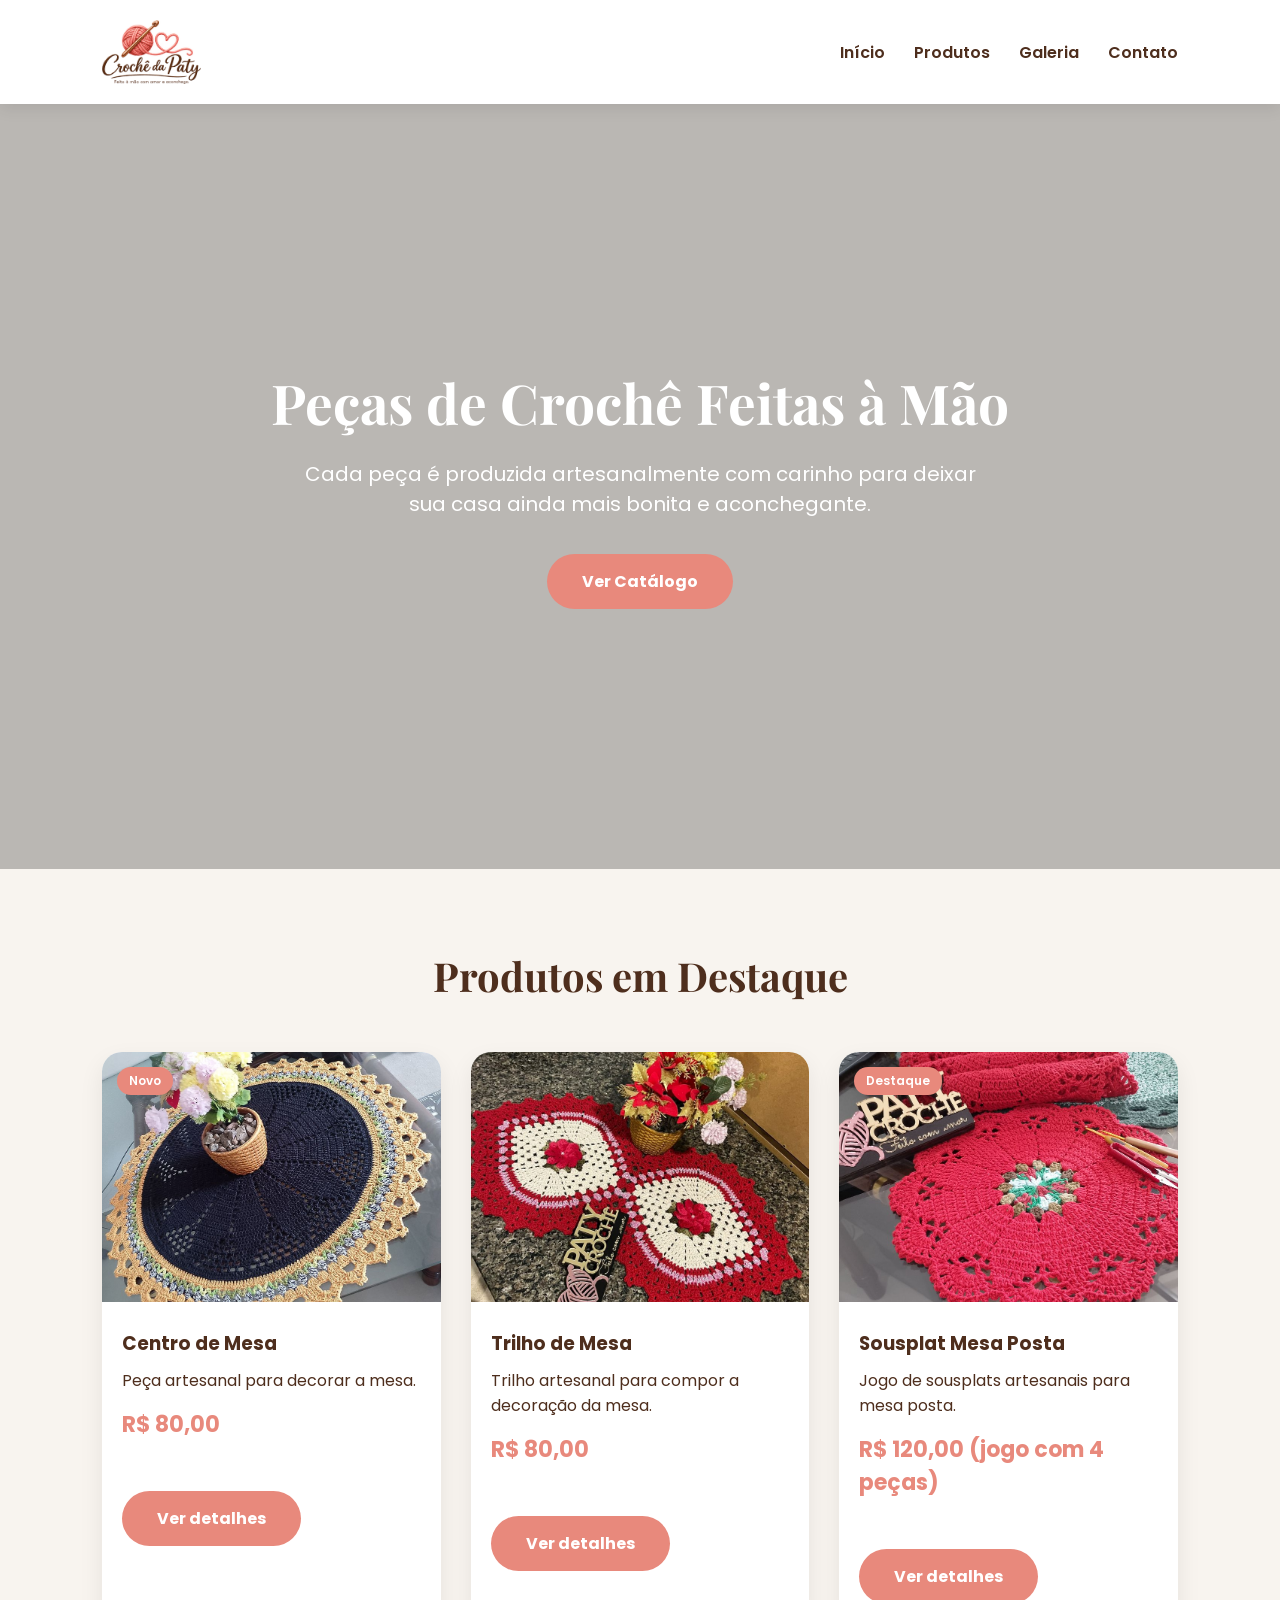
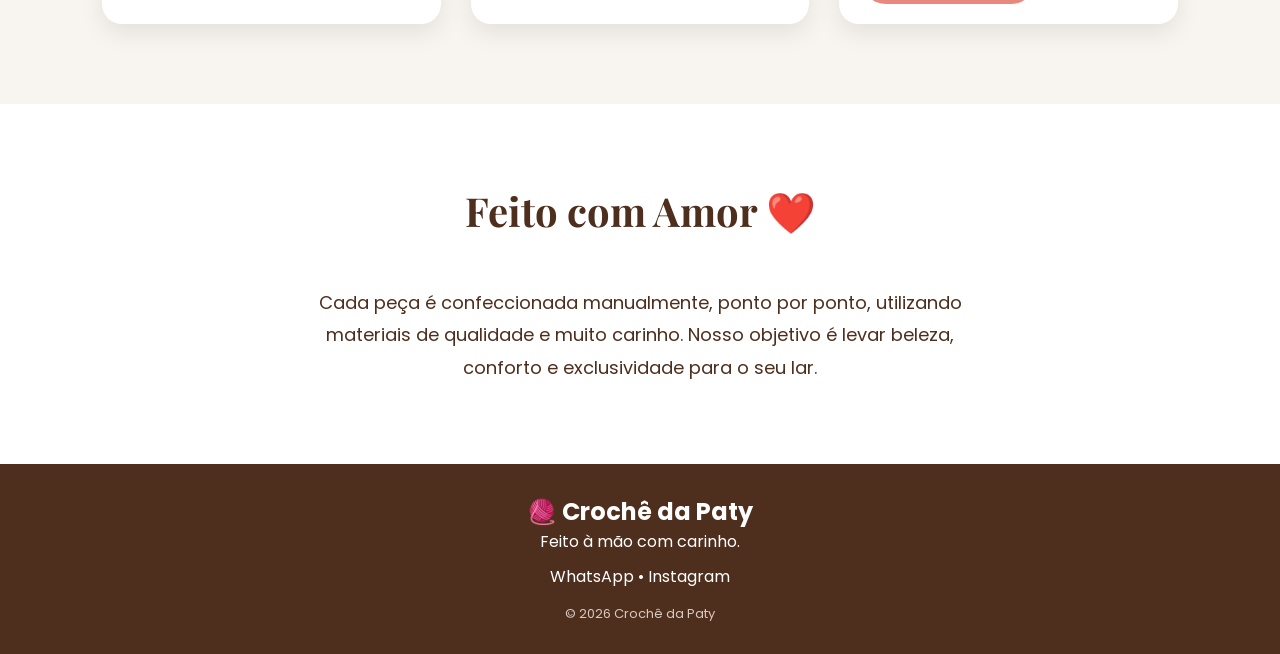
<file: index.html>
<!doctype html>
<html lang="pt-BR">
  <head>
    <meta charset="UTF-8" />
    <meta name="viewport" content="width=device-width, initial-scale=1.0" />

    <title>Crochê da Paty | Peças de crochê feitas à mão</title>
    <link rel="icon" type="image/png" href="assets/icons/favicon.png" />
    <meta
      name="description"
      content="Peças de crochê feitas à mão, com carinho e aconchego. Conheça o catálogo da Crochê da Paty e peça pelo WhatsApp."
    />
    <link
      rel="canonical"
      href="https://marquesdevbr.github.io/Croche-da-Paty/"
    />
    <!-- Prévia do link (WhatsApp, Instagram, Facebook) -->
    <meta property="og:type" content="website" />
    <meta property="og:site_name" content="Crochê da Paty" />
    <meta property="og:locale" content="pt_BR" />
    <meta
      property="og:title"
      content="Crochê da Paty | Peças de crochê feitas à mão"
    />
    <meta
      property="og:description"
      content="Peças de crochê feitas à mão, com carinho e aconchego. Conheça o catálogo da Crochê da Paty e peça pelo WhatsApp."
    />
    <meta
      property="og:url"
      content="https://marquesdevbr.github.io/Croche-da-Paty/"
    />
    <meta
      property="og:image"
      content="https://marquesdevbr.github.io/Croche-da-Paty/assets/images/og-image.jpg"
    />
    <meta property="og:image:width" content="1200" />
    <meta property="og:image:height" content="630" />
    <link rel="preconnect" href="https://fonts.googleapis.com" />
    <link rel="preconnect" href="https://fonts.gstatic.com" crossorigin />
    <link
      href="https://fonts.googleapis.com/css2?family=Poppins:wght@300;400;600&family=Playfair+Display:wght@700&display=swap"
      rel="stylesheet"
    />
    <link rel="stylesheet" href="style.css" />
  </head>

  <body>
    <header>
      <h1 class="logo">
        <a href="index.html"
          ><img
            src="assets/images/logo.png"
            alt="Crochê da Paty"
            class="logo-img"
        /></a>
      </h1>

      <button class="menu-toggle" aria-label="Abrir menu" aria-expanded="false">
        <span></span>
        <span></span>
        <span></span>
      </button>

      <nav>
        <a href="index.html">Início</a>
        <a href="produtos.html">Produtos</a>
        <a href="galeria.html">Galeria</a>
        <a href="contato.html">Contato</a>
      </nav>
    </header>

    <section class="hero">
      <div>
        <h2>Peças de Crochê Feitas à Mão</h2>

        <p>
          Cada peça é produzida artesanalmente com carinho para deixar sua casa
          ainda mais bonita e aconchegante.
        </p>

        <a class="btn" href="produtos.html">Ver Catálogo</a>
      </div>
    </section>

    <section>
      <h2 class="titulo">Produtos em Destaque</h2>

      <!-- Preenchido dinamicamente pelo script.js, com os dados de produtos.js -->
      <div class="produtos" id="produtos-destaque"></div>
    </section>

    <section style="background: white; text-align: center">
      <h2 class="titulo">Feito com Amor ❤️</h2>

      <p
        style="
          max-width: 700px;
          margin: auto;
          font-size: 18px;
          line-height: 1.8;
        "
      >
        Cada peça é confeccionada manualmente, ponto por ponto, utilizando
        materiais de qualidade e muito carinho. Nosso objetivo é levar beleza,
        conforto e exclusividade para o seu lar.
      </p>
    </section>

    <footer>
      <h2>🧶 Crochê da Paty</h2>

      <p>Feito à mão com carinho.</p>

      <p style="margin-top: 10px">
        <a href="#" class="whatsapp-link">WhatsApp</a> •
        <a href="#" class="instagram-link">Instagram</a>
      </p>

      <p class="footer-copy">© <span id="ano-atual"></span> Crochê da Paty</p>
    </footer>

    <script src="produtos.js"></script>
    <script src="script.js"></script>
  </body>
</html>
</file>
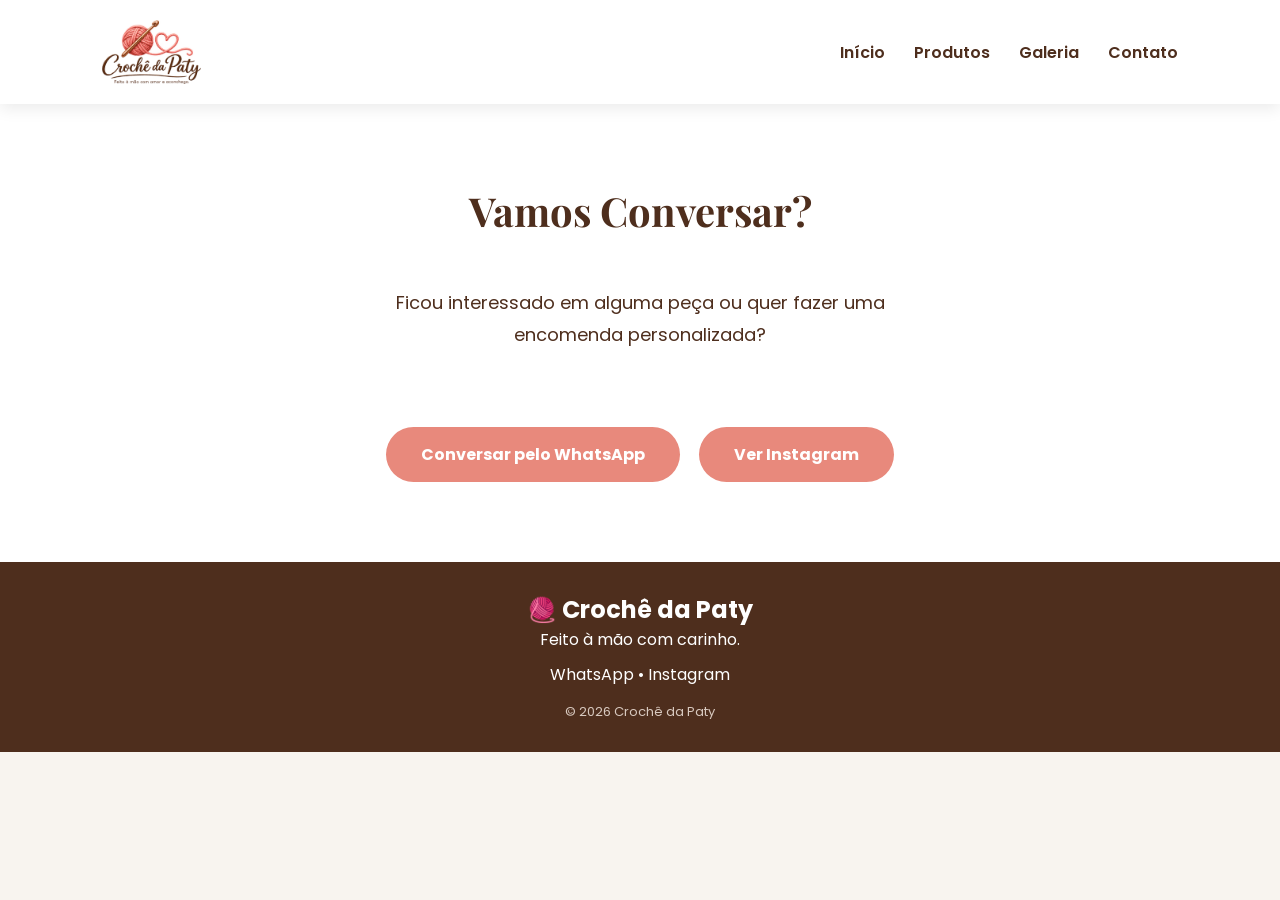
<file: contato.html>
<!DOCTYPE html>
<html lang="pt-BR">
<head>
<meta charset="UTF-8">
<meta name="viewport" content="width=device-width, initial-scale=1.0">

<title>Contato — Crochê da Paty</title>
<link rel="icon" type="image/png" href="assets/icons/favicon.png">

<meta name="description" content="Fale com a Crochê da Paty pelo WhatsApp ou pelo Instagram e faça seu pedido ou encomenda.">
<link rel="canonical" href="https://marquesdevbr.github.io/Croche-da-Paty/contato.html">

<!-- Prévia do link (WhatsApp, Instagram, Facebook) -->
<meta property="og:type" content="website">
<meta property="og:site_name" content="Crochê da Paty">
<meta property="og:locale" content="pt_BR">
<meta property="og:title" content="Contato — Crochê da Paty">
<meta property="og:description" content="Fale com a Crochê da Paty pelo WhatsApp ou pelo Instagram e faça seu pedido ou encomenda.">
<meta property="og:url" content="https://marquesdevbr.github.io/Croche-da-Paty/contato.html">
<meta property="og:image" content="https://marquesdevbr.github.io/Croche-da-Paty/assets/images/og-image.jpg">
<meta property="og:image:width" content="1200">
<meta property="og:image:height" content="630">

<link rel="preconnect" href="https://fonts.googleapis.com">
<link rel="preconnect" href="https://fonts.gstatic.com" crossorigin>
<link href="https://fonts.googleapis.com/css2?family=Poppins:wght@300;400;600&family=Playfair+Display:wght@700&display=swap" rel="stylesheet">
<link rel="stylesheet" href="style.css">

</head>

<body>

    <header>

        <h1 class="logo"><a href="index.html"><img src="assets/images/logo.png" alt="Crochê da Paty" class="logo-img"></a></h1>


        <button class="menu-toggle" aria-label="Abrir menu" aria-expanded="false">
            <span></span>
            <span></span>
            <span></span>
        </button>

        <nav>
            <a href="index.html">Início</a>
            <a href="produtos.html">Produtos</a>
            <a href="galeria.html">Galeria</a>
            <a href="contato.html">Contato</a>
        </nav>

    </header>

    <section style="background:white; text-align:center;">

        <h2 class="titulo">Vamos Conversar?</h2>

        <p style="max-width:600px;margin:0 auto 40px;font-size:18px;line-height:1.8;">
            Ficou interessado em alguma peça ou quer fazer uma encomenda personalizada?
        </p>

        <a class="btn whatsapp-link" href="#" style="margin-right:15px;">Conversar pelo WhatsApp</a>
        <a class="btn instagram-link" href="#">Ver Instagram</a>

    </section>

    <footer>

        <h2>🧶 Crochê da Paty</h2>

        <p>Feito à mão com carinho.</p>

        <p style="margin-top:10px;">
            <a href="#" class="whatsapp-link">WhatsApp</a> •
            <a href="#" class="instagram-link">Instagram</a>
        </p>

        <p class="footer-copy">© <span id="ano-atual"></span> Crochê da Paty</p>

    </footer>

    <script src="script.js"></script>

</body>
</html>
</file>
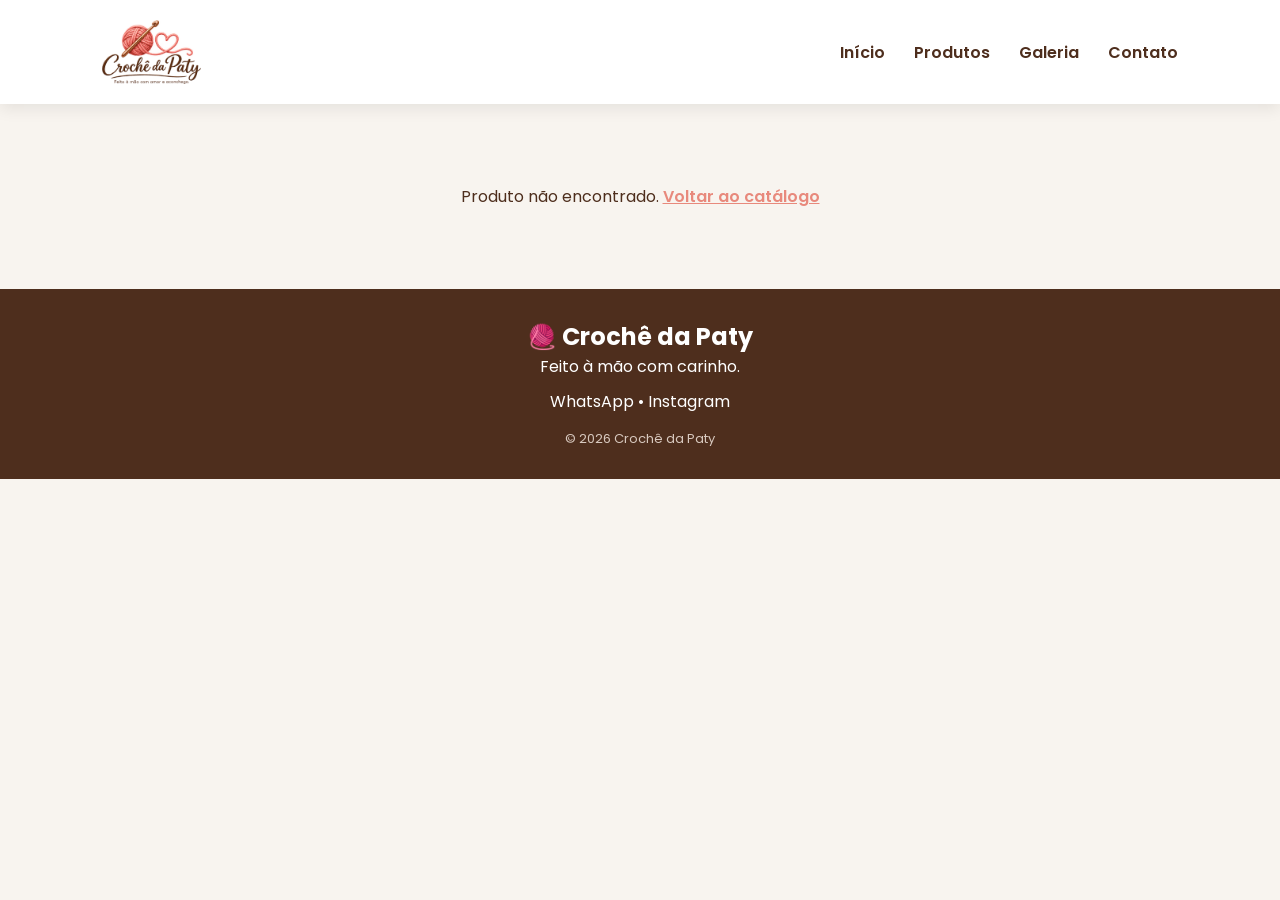
<file: produto.html>
<!DOCTYPE html>
<html lang="pt-BR">
<head>
<meta charset="UTF-8">
<meta name="viewport" content="width=device-width, initial-scale=1.0">

<title>Produto — Crochê da Paty</title>
<link rel="icon" type="image/png" href="assets/icons/favicon.png">

<meta name="description" content="Detalhes de uma peça de crochê feita à mão pela Crochê da Paty. Peça pelo WhatsApp.">

<!-- Prévia do link (WhatsApp, Instagram, Facebook) -->
<meta property="og:type" content="website">
<meta property="og:site_name" content="Crochê da Paty">
<meta property="og:locale" content="pt_BR">
<meta property="og:title" content="Produto — Crochê da Paty">
<meta property="og:description" content="Detalhes de uma peça de crochê feita à mão pela Crochê da Paty. Peça pelo WhatsApp.">
<meta property="og:image" content="https://marquesdevbr.github.io/Croche-da-Paty/assets/images/og-image.jpg">
<meta property="og:image:width" content="1200">
<meta property="og:image:height" content="630">

<link rel="preconnect" href="https://fonts.googleapis.com">
<link rel="preconnect" href="https://fonts.gstatic.com" crossorigin>
<link href="https://fonts.googleapis.com/css2?family=Poppins:wght@300;400;600&family=Playfair+Display:wght@700&display=swap" rel="stylesheet">
<link rel="stylesheet" href="style.css">

</head>

<body>

    <header>

        <h1 class="logo"><a href="index.html"><img src="assets/images/logo.png" alt="Crochê da Paty" class="logo-img"></a></h1>

        <button class="menu-toggle" aria-label="Abrir menu" aria-expanded="false">
            <span></span>
            <span></span>
            <span></span>
        </button>

        <nav>
            <a href="index.html">Início</a>
            <a href="produtos.html">Produtos</a>
            <a href="galeria.html">Galeria</a>
            <a href="contato.html">Contato</a>
        </nav>

    </header>

    <section>

        <!-- Preenchido dinamicamente pelo script.js, a partir do ?id= na URL -->
        <div class="detalhe-produto" id="produto-detalhe"></div>

    </section>

    <footer>

        <h2>🧶 Crochê da Paty</h2>

        <p>Feito à mão com carinho.</p>

        <p style="margin-top:10px;">
            <a href="#" class="whatsapp-link">WhatsApp</a> •
            <a href="#" class="instagram-link">Instagram</a>
        </p>

        <p class="footer-copy">© <span id="ano-atual"></span> Crochê da Paty</p>

    </footer>

    <script src="produtos.js"></script>
    <script src="script.js"></script>

</body>
</html>
</file>
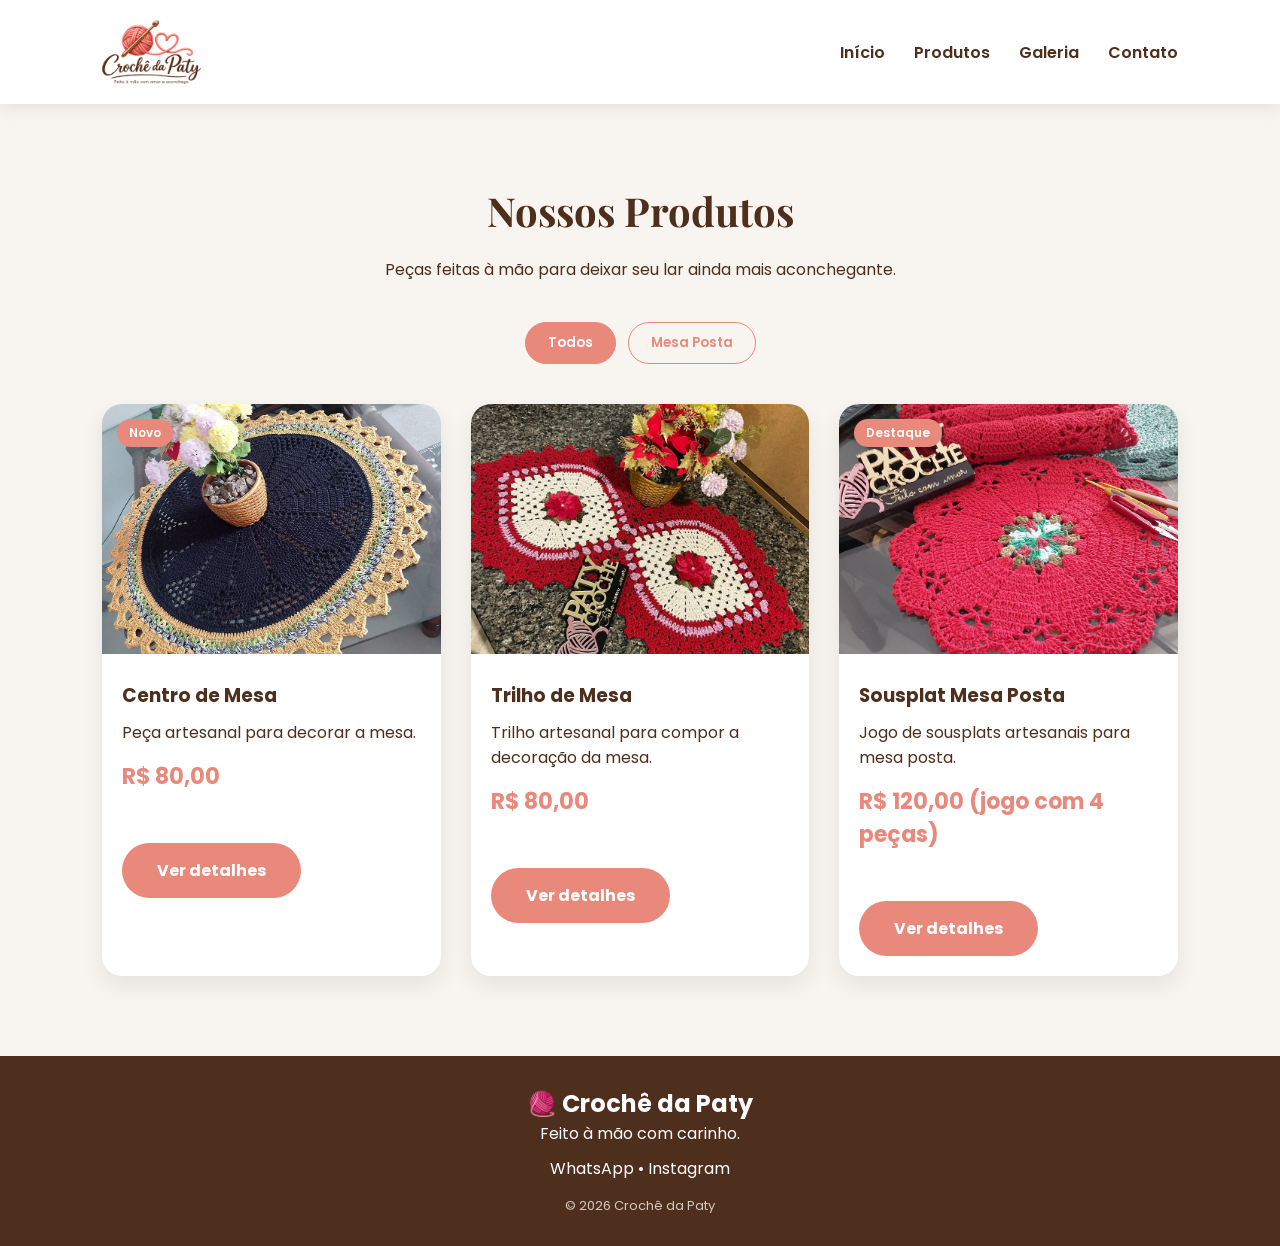
<file: produtos.html>
<!DOCTYPE html>
<html lang="pt-BR">
<head>
<meta charset="UTF-8">
<meta name="viewport" content="width=device-width, initial-scale=1.0">

<title>Produtos — Crochê da Paty</title>
<link rel="icon" type="image/png" href="assets/icons/favicon.png">

<meta name="description" content="Catálogo de peças de crochê feitas à mão da Crochê da Paty. Escolha a sua e faça o pedido pelo WhatsApp.">
<link rel="canonical" href="https://marquesdevbr.github.io/Croche-da-Paty/produtos.html">

<!-- Prévia do link (WhatsApp, Instagram, Facebook) -->
<meta property="og:type" content="website">
<meta property="og:site_name" content="Crochê da Paty">
<meta property="og:locale" content="pt_BR">
<meta property="og:title" content="Produtos — Crochê da Paty">
<meta property="og:description" content="Catálogo de peças de crochê feitas à mão da Crochê da Paty. Escolha a sua e faça o pedido pelo WhatsApp.">
<meta property="og:url" content="https://marquesdevbr.github.io/Croche-da-Paty/produtos.html">
<meta property="og:image" content="https://marquesdevbr.github.io/Croche-da-Paty/assets/images/og-image.jpg">
<meta property="og:image:width" content="1200">
<meta property="og:image:height" content="630">

<link rel="preconnect" href="https://fonts.googleapis.com">
<link rel="preconnect" href="https://fonts.gstatic.com" crossorigin>
<link href="https://fonts.googleapis.com/css2?family=Poppins:wght@300;400;600&family=Playfair+Display:wght@700&display=swap" rel="stylesheet">
<link rel="stylesheet" href="style.css">

</head>

<body>

    <header>

        <h1 class="logo"><a href="index.html"><img src="assets/images/logo.png" alt="Crochê da Paty" class="logo-img"></a></h1>


        <button class="menu-toggle" aria-label="Abrir menu" aria-expanded="false">
            <span></span>
            <span></span>
            <span></span>
        </button>

        <nav>
            <a href="index.html">Início</a>
            <a href="produtos.html">Produtos</a>
            <a href="galeria.html">Galeria</a>
            <a href="contato.html">Contato</a>
        </nav>

    </header>

    <section>

        <h2 class="titulo">Nossos Produtos</h2>

        <p style="text-align:center; max-width:600px; margin:-30px auto 40px;">
            Peças feitas à mão para deixar seu lar ainda mais aconchegante.
        </p>

        <!-- Preenchido dinamicamente pelo script.js, com as categorias que existirem em produtos.js -->
        <div class="filtros" id="filtros"></div>

        <!-- Preenchido dinamicamente pelo script.js, com os dados de produtos.js -->
        <div class="produtos" id="produtos-lista"></div>

    </section>

    <footer>

        <h2>🧶 Crochê da Paty</h2>

        <p>Feito à mão com carinho.</p>

        <p style="margin-top:10px;">
            <a href="#" class="whatsapp-link">WhatsApp</a> •
            <a href="#" class="instagram-link">Instagram</a>
        </p>

        <p class="footer-copy">© <span id="ano-atual"></span> Crochê da Paty</p>

    </footer>

    <script src="produtos.js"></script>
    <script src="script.js"></script>

</body>
</html>
</file>
<file: style.css>
*{
margin:0;
padding:0;
box-sizing:border-box;
font-family:'Poppins',sans-serif;
}

body{
background:#f8f4ef;
color:#4E2E1D;
}

header{
background:#fff;
padding:20px 8%;
display:flex;
justify-content:space-between;
align-items:center;
flex-wrap:wrap;
gap:15px;
box-shadow:0 5px 15px rgba(0,0,0,.08);
position:sticky;
top:0;
z-index:10;
}

.logo{
line-height:0;
}

.logo-img{
height:64px;
width:auto;
display:block;
}

nav a{
text-decoration:none;
color:#4E2E1D;
margin-left:25px;
font-weight:600;
transition:.3s;
}

nav a:hover{
color:#E8897C;
}

.menu-toggle{
display:none;
width:28px;
height:22px;
flex-direction:column;
justify-content:space-between;
}

.menu-toggle span{
display:block;
height:3px;
width:100%;
background:#4E2E1D;
border-radius:2px;
transition:.3s;
}

.menu-toggle.ativo span:nth-child(1){
transform:translateY(9.5px) rotate(45deg);
}

.menu-toggle.ativo span:nth-child(2){
opacity:0;
}

.menu-toggle.ativo span:nth-child(3){
transform:translateY(-9.5px) rotate(-45deg);
}

.hero{
min-height:85vh;
display:flex;
justify-content:center;
align-items:center;
text-align:center;
padding:30px;
background:linear-gradient(rgba(0,0,0,.25),rgba(0,0,0,.25)),
url("https://images.unsplash.com/photo-1517705008128-361805f42e86?auto=format&fit=crop&w=1600&q=80");
background-size:cover;
background-position:center;
color:white;
}

.hero h2{
font-size:55px;
font-family:'Playfair Display',serif;
margin-bottom:20px;
}

.hero p{
font-size:20px;
max-width:700px;
margin:auto;
}

.btn{
display:inline-block;
margin-top:35px;
padding:15px 35px;
background:#E8897C;
color:white;
text-decoration:none;
border-radius:50px;
font-weight:bold;
transition:.3s;
}

.btn:hover{
transform:scale(1.05);
}

section{
padding:80px 8%;
}

.titulo{
text-align:center;
font-size:40px;
margin-bottom:50px;
font-family:'Playfair Display',serif;
}

.produtos{
display:grid;
grid-template-columns:repeat(auto-fit,minmax(250px,1fr));
gap:30px;
}

.filtros{
display:flex;
justify-content:center;
flex-wrap:wrap;
gap:12px;
margin-bottom:40px;
}

.filtro-btn{
padding:10px 22px;
border:1.5px solid #E8897C;
border-radius:50px;
background:transparent;
color:#E8897C;
font-family:'Poppins',sans-serif;
font-weight:600;
cursor:pointer;
transition:.3s;
}

.filtro-btn:hover{
background:#FBE4E0;
}

.filtro-btn.ativo{
background:#E8897C;
color:white;
}

.card{
position:relative;
background:white;
border-radius:20px;
overflow:hidden;
box-shadow:0 10px 25px rgba(0,0,0,.08);
transition:.3s;
}

.etiqueta{
position:absolute;
top:15px;
left:15px;
background:#E8897C;
color:white;
font-size:12px;
font-weight:600;
padding:5px 12px;
border-radius:50px;
z-index:2;
}

.card:hover{
transform:translateY(-10px);
}

.card img{
width:100%;
height:250px;
object-fit:cover;
}

.card-content{
padding:20px;
}

.card h3{
margin-bottom:10px;
}

.preco{
color:#E8897C;
font-size:22px;
font-weight:bold;
margin:15px 0;
}

.detalhe-produto{
display:flex;
gap:50px;
flex-wrap:wrap;
align-items:flex-start;
}

.detalhe-produto img{
flex:1 1 400px;
max-width:500px;
border-radius:20px;
box-shadow:0 10px 25px rgba(0,0,0,.08);
}

.detalhe-info{
flex:1 1 350px;
}

.detalhe-info p{
margin-bottom:12px;
line-height:1.7;
}

.detalhe-categoria{
text-transform:capitalize;
color:#9c8a80;
font-weight:600;
margin-bottom:5px;
}

footer{
background:#4E2E1D;
color:white;
text-align:center;
padding:30px;
}

footer a{
color:white;
text-decoration:none;
}

footer a:hover{
color:#F6C9C1;
}

.footer-copy{
margin-top:15px;
font-size:13px;
color:#d8c9bf;
}

.galeria-grid{
display:grid;
grid-template-columns:repeat(auto-fit,minmax(220px,1fr));
gap:20px;
}

.galeria-item{
width:100%;
height:220px;
object-fit:cover;
border-radius:15px;
cursor:pointer;
transition:.3s;
}

.galeria-item:hover{
transform:scale(1.03);
}

.lightbox{
display:none;
position:fixed;
inset:0;
background:rgba(0,0,0,.85);
z-index:100;
justify-content:center;
align-items:center;
padding:30px;
}

.lightbox.ativo{
display:flex;
}

.lightbox img{
max-width:90%;
max-height:85vh;
border-radius:10px;
}

.lightbox-fechar{
position:absolute;
top:20px;
right:30px;
background:none;
border:none;
color:white;
font-size:40px;
line-height:1;
cursor:pointer;
}

/* ---------- Responsividade ---------- */

@media (max-width:768px){

    header{
        flex-direction:row;
        justify-content:space-between;
        align-items:center;
        text-align:left;
    }

    .menu-toggle{
        display:flex;
    }

    .logo-img{
        height:48px;
    }

    nav{
        display:none;
        width:100%;
        flex-direction:column;
        text-align:center;
        margin-top:15px;
    }

    nav.aberto{
        display:flex;
    }

    nav a{
        margin:10px 0;
    }

    .hero h2{
        font-size:36px;
    }

    .hero p{
        font-size:16px;
    }

    section{
        padding:50px 6%;
    }

    .titulo{
        font-size:30px;
    }

}
</file>
